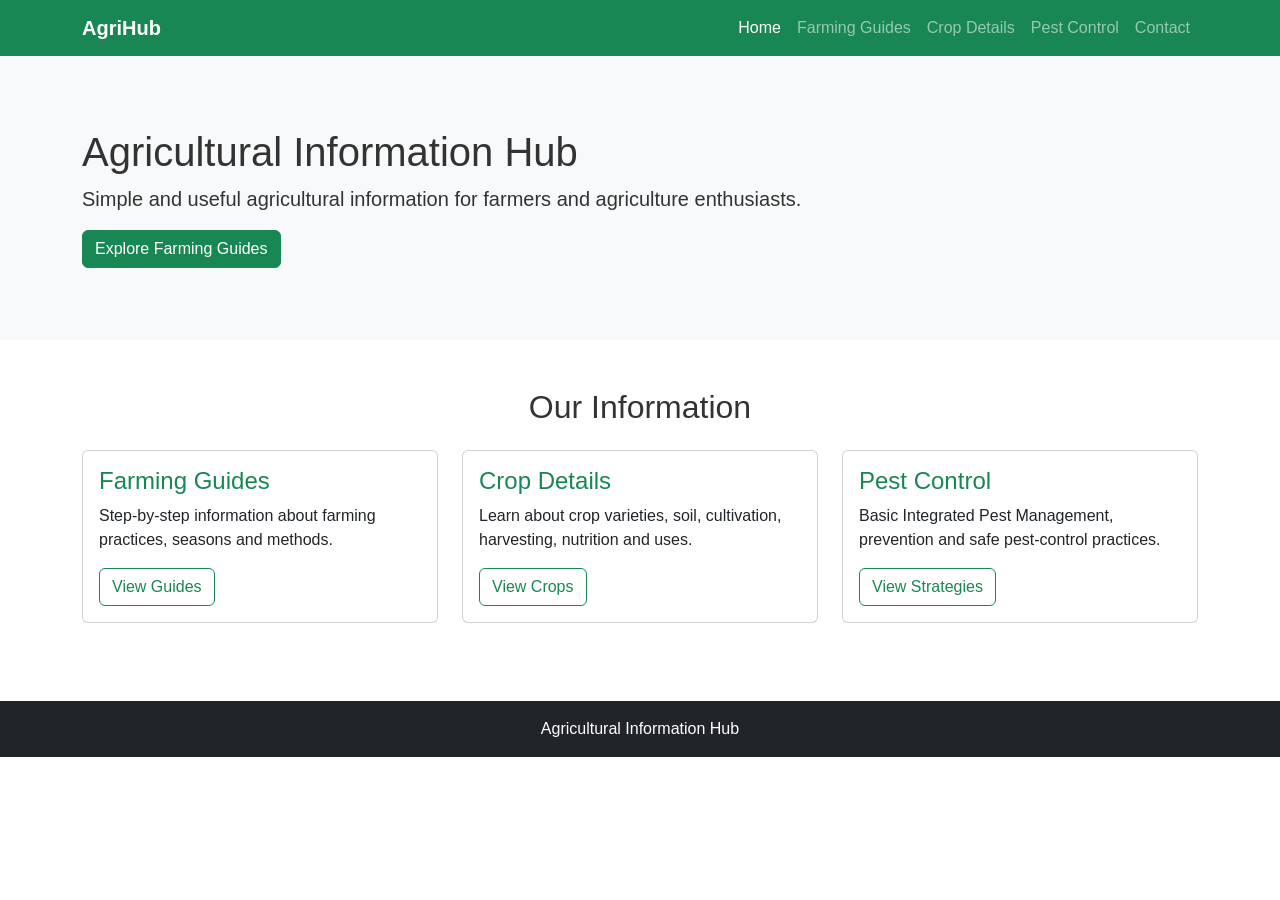
<file: index.html>
<!DOCTYPE html>
<html lang="en">

<head>
  <meta charset="UTF-8">
  <meta name="viewport" content="width=device-width, initial-scale=1.0">
  <title>Agricultural Information Hub</title>
  <link href="https://cdn.jsdelivr.net/npm/bootstrap@5.3.3/dist/css/bootstrap.min.css" rel="stylesheet">
  <link rel="stylesheet" href="assets/style.css">
</head>

<body>
  <nav class="navbar navbar-expand-lg navbar-dark bg-success">
    <div class="container">
      <a class="navbar-brand fw-bold" href="index.html">AgriHub</a>
      <button class="navbar-toggler" data-bs-toggle="collapse" data-bs-target="#menu"><span
          class="navbar-toggler-icon"></span></button>
      <div class="collapse navbar-collapse" id="menu">
        <ul class="navbar-nav ms-auto">
          <li class="nav-item"><a class="nav-link active" href="index.html">Home</a></li>
          <li class="nav-item"><a class="nav-link" href="guides.html">Farming Guides</a></li>
          <li class="nav-item"><a class="nav-link" href="crops.html">Crop Details</a></li>
          <li class="nav-item"><a class="nav-link" href="pests.html">Pest Control</a></li>
          <li class="nav-item"><a class="nav-link" href="contact.html">Contact</a></li>
        </ul>
      </div>
    </div>
  </nav>

  <header class="py-5 bg-light">
    <div class="container py-4">
      <h1>Agricultural Information Hub</h1>
      <p class="lead">Simple and useful agricultural information for farmers and agriculture enthusiasts.</p>
      <a href="guides.html" class="btn btn-success">Explore Farming Guides</a>
    </div>
  </header>

  <main class="container py-5">
    <h2 class="text-center mb-4">Our Information</h2>
    <div class="row g-4">
      <div class="col-md-4">
        <div class="card h-100">
          <div class="card-body">
            <h4>Farming Guides</h4>
            <p>Step-by-step information about farming practices, seasons and methods.</p>
            <a href="guides.html" class="btn btn-outline-success">View Guides</a>
          </div>
        </div>
      </div>
      <div class="col-md-4">
        <div class="card h-100">
          <div class="card-body">
            <h4>Crop Details</h4>
            <p>Learn about crop varieties, soil, cultivation, harvesting, nutrition and uses.</p>
            <a href="crops.html" class="btn btn-outline-success">View Crops</a>
          </div>
        </div>
      </div>
      <div class="col-md-4">
        <div class="card h-100">
          <div class="card-body">
            <h4>Pest Control</h4>
            <p>Basic Integrated Pest Management, prevention and safe pest-control practices.</p>
            <a href="pests.html" class="btn btn-outline-success">View Strategies</a>
          </div>
        </div>
      </div>
    </div>
  </main>
  <footer class="bg-dark text-white text-center py-3">
    <p class="mb-0">Agricultural Information Hub</p>
  </footer>
  <script src="https://cdn.jsdelivr.net/npm/bootstrap@5.3.3/dist/js/bootstrap.bundle.min.js"></script>
  <script src="assets/script.js"></script>
</body>

</html>
</file>
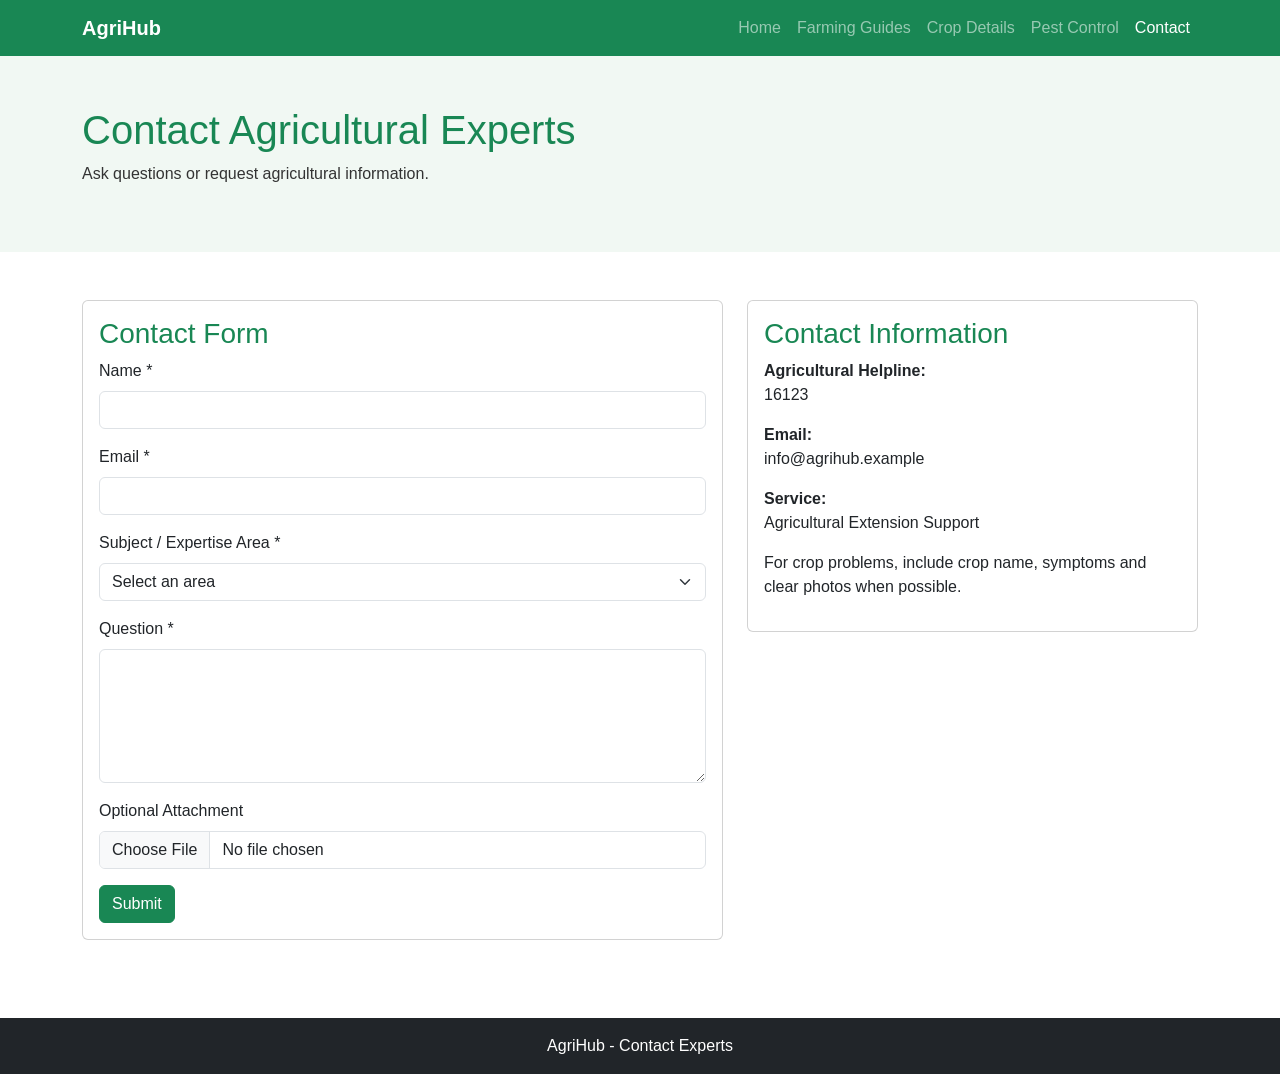
<file: contact.html>
<!DOCTYPE html>
<html lang="en">

<head>
  <meta charset="UTF-8">
  <meta name="viewport" content="width=device-width, initial-scale=1.0">
  <title>Contact Experts - AgriHub</title>
  <link href="https://cdn.jsdelivr.net/npm/bootstrap@5.3.3/dist/css/bootstrap.min.css" rel="stylesheet">
  <link rel="stylesheet" href="assets/style.css">
</head>

<body>
  <nav class="navbar navbar-expand-lg navbar-dark bg-success">
    <div class="container"><a class="navbar-brand fw-bold" href="index.html">AgriHub</a><button class="navbar-toggler"
        data-bs-toggle="collapse" data-bs-target="#menu"><span class="navbar-toggler-icon"></span></button>
      <div class="collapse navbar-collapse" id="menu">
        <ul class="navbar-nav ms-auto">
          <li class="nav-item"><a class="nav-link" href="index.html">Home</a></li>
          <li class="nav-item"><a class="nav-link" href="guides.html">Farming Guides</a></li>
          <li class="nav-item"><a class="nav-link" href="crops.html">Crop Details</a></li>
          <li class="nav-item"><a class="nav-link" href="pests.html">Pest Control</a></li>
          <li class="nav-item"><a class="nav-link active" href="contact.html">Contact</a></li>
        </ul>
      </div>
    </div>
  </nav>
  <header class="page-header">
    <div class="container">
      <h1>Contact Agricultural Experts</h1>
      <p>Ask questions or request agricultural information.</p>
    </div>
  </header>
  <main class="container py-5">
    <div class="row">
      <div class="col-md-7">
        <div class="card">
          <div class="card-body">
            <h3>Contact Form</h3>
            <form id="expertForm">
              <div class="mb-3"><label class="form-label" for="name">Name *</label><input id="name" type="text"
                  class="form-control" required></div>
              <div class="mb-3"><label class="form-label" for="email">Email *</label><input id="email" type="email"
                  class="form-control" required></div>
              <div class="mb-3"><label class="form-label" for="expertise">Subject / Expertise Area *</label><select
                  id="expertise" class="form-select" required>
                  <option value="">Select an area</option>
                  <option>Crop Cultivation</option>
                  <option>Soil Management</option>
                  <option>Pest Control</option>
                  <option>Organic Farming</option>
                  <option>Harvesting</option>
                </select></div>
              <div class="mb-3"><label class="form-label" for="question">Question *</label><textarea id="question"
                  class="form-control" rows="5" required></textarea></div>
              <div class="mb-3"><label class="form-label" for="attachment">Optional Attachment</label><input
                  id="attachment" type="file" class="form-control"></div>
              <button type="submit" class="btn btn-success">Submit</button>
            </form>
            <div id="formMessage" class="alert alert-success mt-3 d-none">Your inquiry has been submitted successfully.
            </div>
          </div>
        </div>
      </div>
      <div class="col-md-5 mt-4 mt-md-0">
        <div class="card">
          <div class="card-body">
            <h3>Contact Information</h3>
            <p><strong>Agricultural Helpline:</strong><br>16123</p>
            <p><strong>Email:</strong><br>info@agrihub.example</p>
            <p><strong>Service:</strong><br>Agricultural Extension Support</p>
            <p>For crop problems, include crop name, symptoms and clear photos when possible.</p>
          </div>
        </div>
      </div>
    </div>
  </main>
  <footer class="bg-dark text-white text-center py-3">
    <p class="mb-0">AgriHub - Contact Experts</p>
  </footer>
  <script src="https://cdn.jsdelivr.net/npm/bootstrap@5.3.3/dist/js/bootstrap.bundle.min.js"></script>
  <script src="assets/script.js"></script>
</body>

</html>
</file>
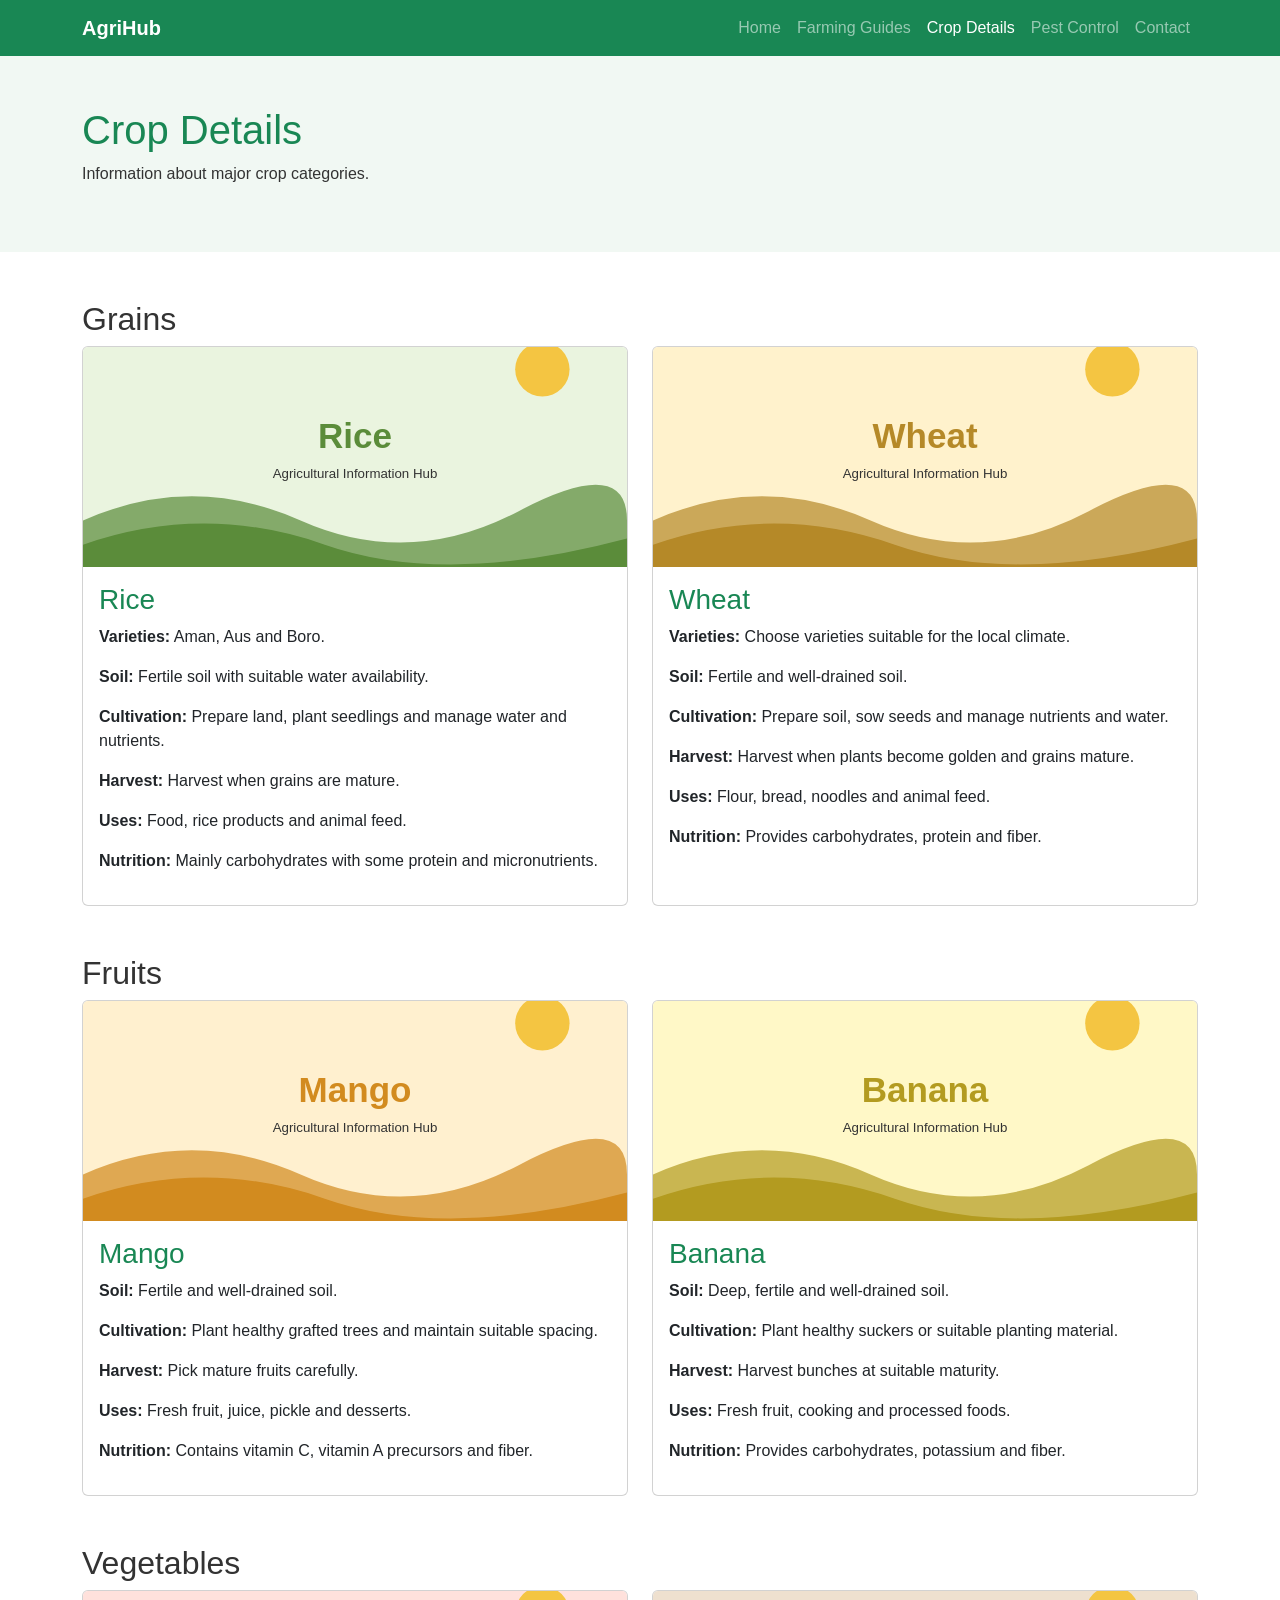
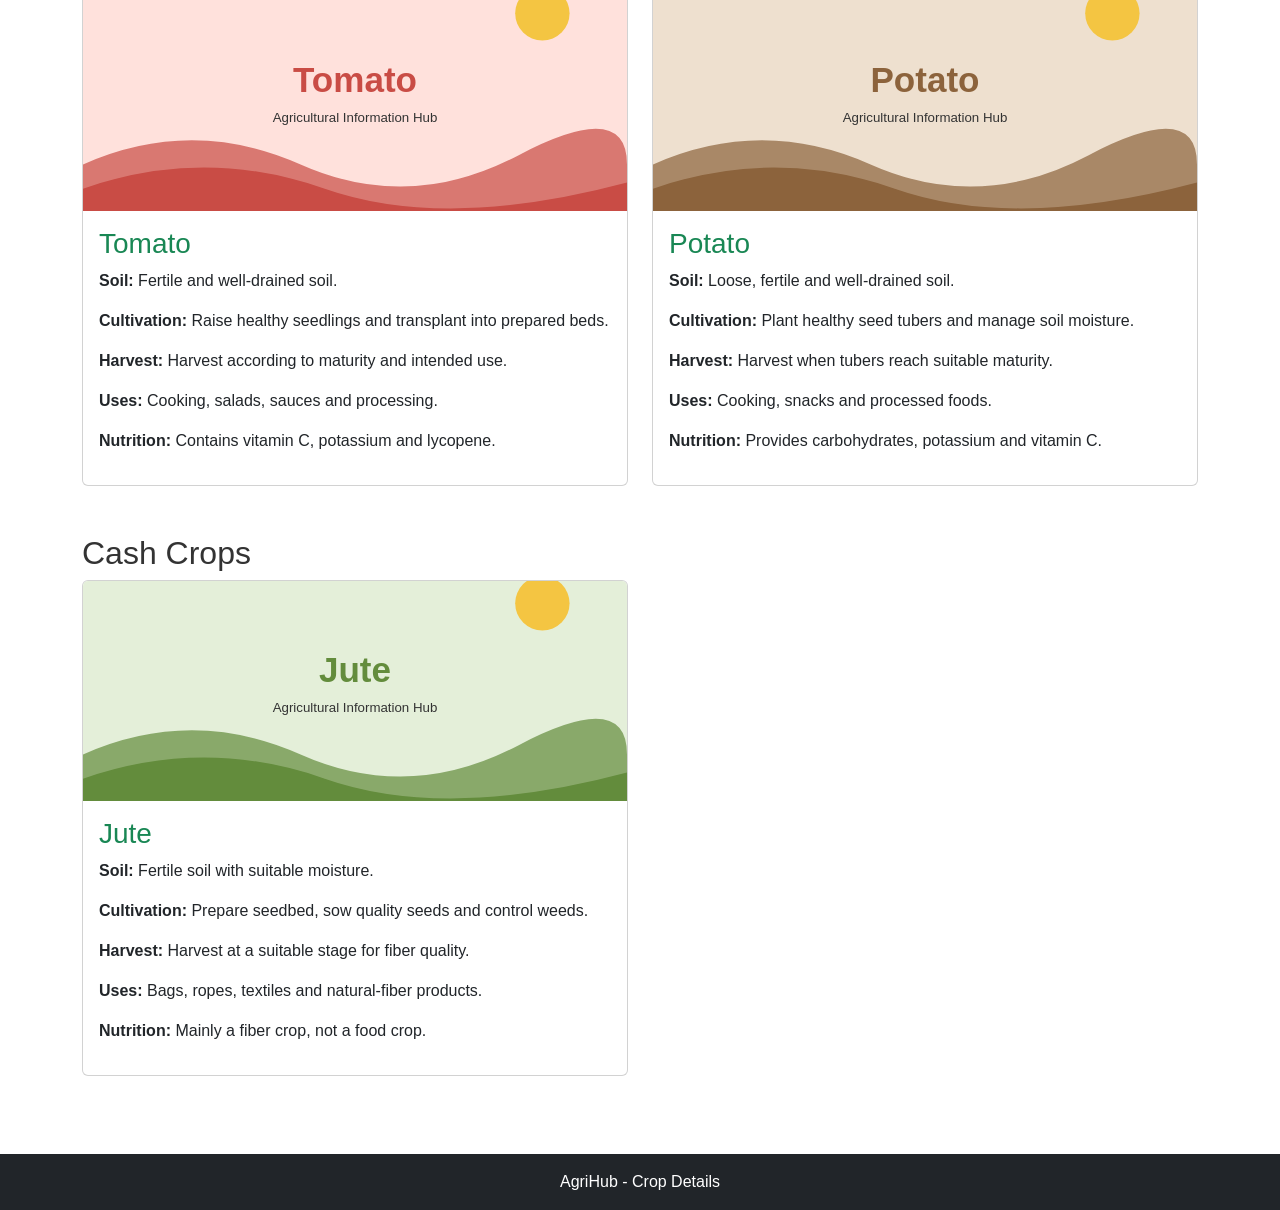
<file: crops.html>
<!DOCTYPE html>
<html lang="en">

<head>
  <meta charset="UTF-8">
  <meta name="viewport" content="width=device-width, initial-scale=1.0">
  <title>Crop Details - AgriHub</title>
  <link href="https://cdn.jsdelivr.net/npm/bootstrap@5.3.3/dist/css/bootstrap.min.css" rel="stylesheet">
  <link rel="stylesheet" href="assets/style.css">
</head>

<body>
  <nav class="navbar navbar-expand-lg navbar-dark bg-success">
    <div class="container"><a class="navbar-brand fw-bold" href="index.html">AgriHub</a><button class="navbar-toggler"
        data-bs-toggle="collapse" data-bs-target="#menu"><span class="navbar-toggler-icon"></span></button>
      <div class="collapse navbar-collapse" id="menu">
        <ul class="navbar-nav ms-auto">
          <li class="nav-item"><a class="nav-link" href="index.html">Home</a></li>
          <li class="nav-item"><a class="nav-link" href="guides.html">Farming Guides</a></li>
          <li class="nav-item"><a class="nav-link active" href="crops.html">Crop Details</a></li>
          <li class="nav-item"><a class="nav-link" href="pests.html">Pest Control</a></li>
          <li class="nav-item"><a class="nav-link" href="contact.html">Contact</a></li>
        </ul>
      </div>
    </div>
  </nav>
  <header class="page-header">
    <div class="container">
      <h1>Crop Details</h1>
      <p>Information about major crop categories.</p>
    </div>
  </header>
  <main class="container py-5">

    <h2>Grains</h2>
    <div class="row g-4 mb-5">
      <div class="col-md-6">
        <div class="card h-100"><img src="assets/images/rice.svg" class="card-img-top crop-image" alt="Rice">
          <div class="card-body">
            <h3>Rice</h3>
            <p><strong>Varieties:</strong> Aman, Aus and Boro.</p>
            <p><strong>Soil:</strong> Fertile soil with suitable water availability.</p>
            <p><strong>Cultivation:</strong> Prepare land, plant seedlings and manage water and nutrients.</p>
            <p><strong>Harvest:</strong> Harvest when grains are mature.</p>
            <p><strong>Uses:</strong> Food, rice products and animal feed.</p>
            <p><strong>Nutrition:</strong> Mainly carbohydrates with some protein and micronutrients.</p>
          </div>
        </div>
      </div>
      <div class="col-md-6">
        <div class="card h-100"><img src="assets/images/wheat.svg" class="card-img-top crop-image" alt="Wheat">
          <div class="card-body">
            <h3>Wheat</h3>
            <p><strong>Varieties:</strong> Choose varieties suitable for the local climate.</p>
            <p><strong>Soil:</strong> Fertile and well-drained soil.</p>
            <p><strong>Cultivation:</strong> Prepare soil, sow seeds and manage nutrients and water.</p>
            <p><strong>Harvest:</strong> Harvest when plants become golden and grains mature.</p>
            <p><strong>Uses:</strong> Flour, bread, noodles and animal feed.</p>
            <p><strong>Nutrition:</strong> Provides carbohydrates, protein and fiber.</p>
          </div>
        </div>
      </div>
    </div>

    <h2>Fruits</h2>
    <div class="row g-4 mb-5">
      <div class="col-md-6">
        <div class="card h-100"><img src="assets/images/mango.svg" class="card-img-top crop-image" alt="Mango">
          <div class="card-body">
            <h3>Mango</h3>
            <p><strong>Soil:</strong> Fertile and well-drained soil.</p>
            <p><strong>Cultivation:</strong> Plant healthy grafted trees and maintain suitable spacing.</p>
            <p><strong>Harvest:</strong> Pick mature fruits carefully.</p>
            <p><strong>Uses:</strong> Fresh fruit, juice, pickle and desserts.</p>
            <p><strong>Nutrition:</strong> Contains vitamin C, vitamin A precursors and fiber.</p>
          </div>
        </div>
      </div>
      <div class="col-md-6">
        <div class="card h-100"><img src="assets/images/banana.svg" class="card-img-top crop-image" alt="Banana">
          <div class="card-body">
            <h3>Banana</h3>
            <p><strong>Soil:</strong> Deep, fertile and well-drained soil.</p>
            <p><strong>Cultivation:</strong> Plant healthy suckers or suitable planting material.</p>
            <p><strong>Harvest:</strong> Harvest bunches at suitable maturity.</p>
            <p><strong>Uses:</strong> Fresh fruit, cooking and processed foods.</p>
            <p><strong>Nutrition:</strong> Provides carbohydrates, potassium and fiber.</p>
          </div>
        </div>
      </div>
    </div>

    <h2>Vegetables</h2>
    <div class="row g-4 mb-5">
      <div class="col-md-6">
        <div class="card h-100"><img src="assets/images/tomato.svg" class="card-img-top crop-image" alt="Tomato">
          <div class="card-body">
            <h3>Tomato</h3>
            <p><strong>Soil:</strong> Fertile and well-drained soil.</p>
            <p><strong>Cultivation:</strong> Raise healthy seedlings and transplant into prepared beds.</p>
            <p><strong>Harvest:</strong> Harvest according to maturity and intended use.</p>
            <p><strong>Uses:</strong> Cooking, salads, sauces and processing.</p>
            <p><strong>Nutrition:</strong> Contains vitamin C, potassium and lycopene.</p>
          </div>
        </div>
      </div>
      <div class="col-md-6">
        <div class="card h-100"><img src="assets/images/potato.svg" class="card-img-top crop-image" alt="Potato">
          <div class="card-body">
            <h3>Potato</h3>
            <p><strong>Soil:</strong> Loose, fertile and well-drained soil.</p>
            <p><strong>Cultivation:</strong> Plant healthy seed tubers and manage soil moisture.</p>
            <p><strong>Harvest:</strong> Harvest when tubers reach suitable maturity.</p>
            <p><strong>Uses:</strong> Cooking, snacks and processed foods.</p>
            <p><strong>Nutrition:</strong> Provides carbohydrates, potassium and vitamin C.</p>
          </div>
        </div>
      </div>
    </div>

    <h2>Cash Crops</h2>
    <div class="row g-4">
      <div class="col-md-6">
        <div class="card h-100"><img src="assets/images/jute.svg" class="card-img-top crop-image" alt="Jute">
          <div class="card-body">
            <h3>Jute</h3>
            <p><strong>Soil:</strong> Fertile soil with suitable moisture.</p>
            <p><strong>Cultivation:</strong> Prepare seedbed, sow quality seeds and control weeds.</p>
            <p><strong>Harvest:</strong> Harvest at a suitable stage for fiber quality.</p>
            <p><strong>Uses:</strong> Bags, ropes, textiles and natural-fiber products.</p>
            <p><strong>Nutrition:</strong> Mainly a fiber crop, not a food crop.</p>
          </div>
        </div>
      </div>
    </div>
  </main>
  <footer class="bg-dark text-white text-center py-3">
    <p class="mb-0">AgriHub - Crop Details</p>
  </footer>
  <script src="https://cdn.jsdelivr.net/npm/bootstrap@5.3.3/dist/js/bootstrap.bundle.min.js"></script>
  <script src="assets/script.js"></script>
</body>

</html>
</file>
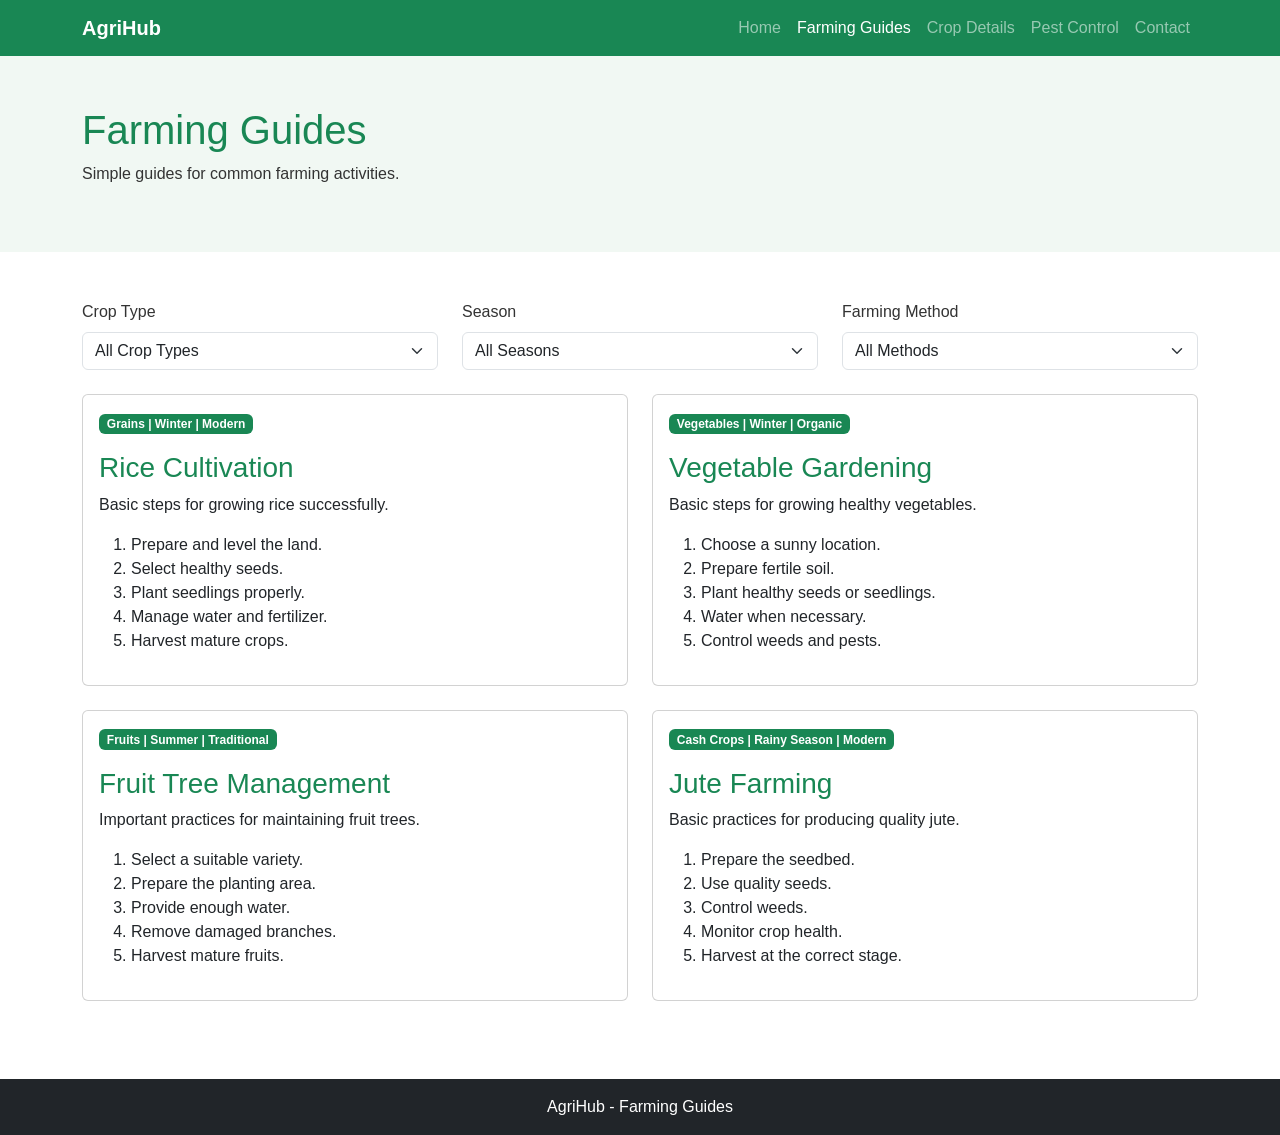
<file: guides.html>
<!DOCTYPE html>
<html lang="en">

<head>
  <meta charset="UTF-8">
  <meta name="viewport" content="width=device-width, initial-scale=1.0">
  <title>Farming Guides - AgriHub</title>
  <link href="https://cdn.jsdelivr.net/npm/bootstrap@5.3.3/dist/css/bootstrap.min.css" rel="stylesheet">
  <link rel="stylesheet" href="assets/style.css">
</head>

<body>
  <nav class="navbar navbar-expand-lg navbar-dark bg-success">
    <div class="container">
      <a class="navbar-brand fw-bold" href="index.html">AgriHub</a>
      <button class="navbar-toggler" data-bs-toggle="collapse" data-bs-target="#menu"><span
          class="navbar-toggler-icon"></span></button>
      <div class="collapse navbar-collapse" id="menu">
        <ul class="navbar-nav ms-auto">
          <li class="nav-item"><a class="nav-link" href="index.html">Home</a></li>
          <li class="nav-item"><a class="nav-link active" href="guides.html">Farming Guides</a></li>
          <li class="nav-item"><a class="nav-link" href="crops.html">Crop Details</a></li>
          <li class="nav-item"><a class="nav-link" href="pests.html">Pest Control</a></li>
          <li class="nav-item"><a class="nav-link" href="contact.html">Contact</a></li>
        </ul>
      </div>
    </div>
  </nav>

  <header class="page-header">
    <div class="container">
      <h1>Farming Guides</h1>
      <p>Simple guides for common farming activities.</p>
    </div>
  </header>

  <main class="container py-5">
    <div class="row mb-4">
      <div class="col-md-4"><label class="form-label">Crop Type</label>
        <select id="cropFilter" class="form-select">
          <option value="all">All Crop Types</option>
          <option value="grain">Grains</option>
          <option value="vegetable">Vegetables</option>
          <option value="fruit">Fruits</option>
          <option value="cash">Cash Crops</option>
        </select>
      </div>
      <div class="col-md-4"><label class="form-label">Season</label>
        <select id="seasonFilter" class="form-select">
          <option value="all">All Seasons</option>
          <option value="winter">Winter</option>
          <option value="summer">Summer</option>
          <option value="rainy">Rainy Season</option>
        </select>
      </div>
      <div class="col-md-4"><label class="form-label">Farming Method</label>
        <select id="methodFilter" class="form-select">
          <option value="all">All Methods</option>
          <option value="modern">Modern</option>
          <option value="organic">Organic</option>
          <option value="traditional">Traditional</option>
        </select>
      </div>
    </div>

    <p id="noResults" class="alert alert-warning d-none">No guides found.</p>

    <div class="row g-4">
      <div class="col-md-6 guide" data-crop="grain" data-season="winter" data-method="modern">
        <div class="card h-100">
          <div class="card-body">
            <span class="badge bg-success">Grains | Winter | Modern</span>
            <h3 class="mt-3">Rice Cultivation</h3>
            <p>Basic steps for growing rice successfully.</p>
            <ol>
              <li>Prepare and level the land.</li>
              <li>Select healthy seeds.</li>
              <li>Plant seedlings properly.</li>
              <li>Manage water and fertilizer.</li>
              <li>Harvest mature crops.</li>
            </ol>
          </div>
        </div>
      </div>

      <div class="col-md-6 guide" data-crop="vegetable" data-season="winter" data-method="organic">
        <div class="card h-100">
          <div class="card-body">
            <span class="badge bg-success">Vegetables | Winter | Organic</span>
            <h3 class="mt-3">Vegetable Gardening</h3>
            <p>Basic steps for growing healthy vegetables.</p>
            <ol>
              <li>Choose a sunny location.</li>
              <li>Prepare fertile soil.</li>
              <li>Plant healthy seeds or seedlings.</li>
              <li>Water when necessary.</li>
              <li>Control weeds and pests.</li>
            </ol>
          </div>
        </div>
      </div>

      <div class="col-md-6 guide" data-crop="fruit" data-season="summer" data-method="traditional">
        <div class="card h-100">
          <div class="card-body">
            <span class="badge bg-success">Fruits | Summer | Traditional</span>
            <h3 class="mt-3">Fruit Tree Management</h3>
            <p>Important practices for maintaining fruit trees.</p>
            <ol>
              <li>Select a suitable variety.</li>
              <li>Prepare the planting area.</li>
              <li>Provide enough water.</li>
              <li>Remove damaged branches.</li>
              <li>Harvest mature fruits.</li>
            </ol>
          </div>
        </div>
      </div>

      <div class="col-md-6 guide" data-crop="cash" data-season="rainy" data-method="modern">
        <div class="card h-100">
          <div class="card-body">
            <span class="badge bg-success">Cash Crops | Rainy Season | Modern</span>
            <h3 class="mt-3">Jute Farming</h3>
            <p>Basic practices for producing quality jute.</p>
            <ol>
              <li>Prepare the seedbed.</li>
              <li>Use quality seeds.</li>
              <li>Control weeds.</li>
              <li>Monitor crop health.</li>
              <li>Harvest at the correct stage.</li>
            </ol>
          </div>
        </div>
      </div>
    </div>
  </main>
  <footer class="bg-dark text-white text-center py-3">
    <p class="mb-0">AgriHub - Farming Guides</p>
  </footer>
  <script src="https://cdn.jsdelivr.net/npm/bootstrap@5.3.3/dist/js/bootstrap.bundle.min.js"></script>
  <script src="assets/script.js"></script>
</body>

</html>
</file>
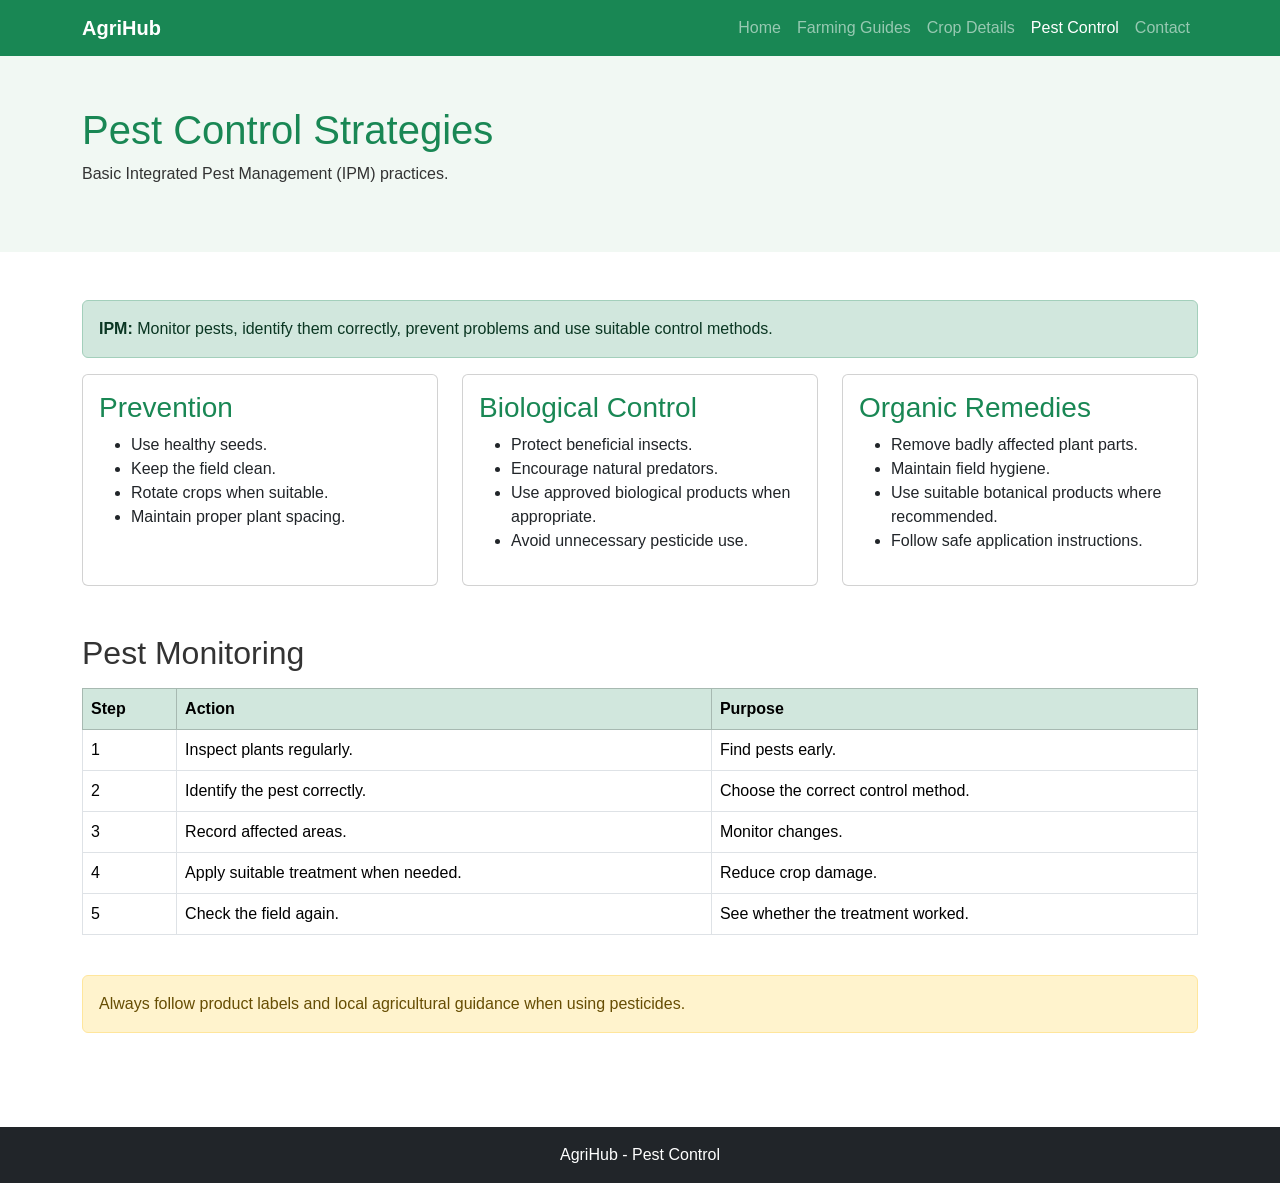
<file: pests.html>
<!DOCTYPE html>
<html lang="en">

<head>
  <meta charset="UTF-8">
  <meta name="viewport" content="width=device-width, initial-scale=1.0">
  <title>Pest Control - AgriHub</title>
  <link href="https://cdn.jsdelivr.net/npm/bootstrap@5.3.3/dist/css/bootstrap.min.css" rel="stylesheet">
  <link rel="stylesheet" href="assets/style.css">
</head>

<body>
  <nav class="navbar navbar-expand-lg navbar-dark bg-success">
    <div class="container"><a class="navbar-brand fw-bold" href="index.html">AgriHub</a><button class="navbar-toggler"
        data-bs-toggle="collapse" data-bs-target="#menu"><span class="navbar-toggler-icon"></span></button>
      <div class="collapse navbar-collapse" id="menu">
        <ul class="navbar-nav ms-auto">
          <li class="nav-item"><a class="nav-link" href="index.html">Home</a></li>
          <li class="nav-item"><a class="nav-link" href="guides.html">Farming Guides</a></li>
          <li class="nav-item"><a class="nav-link" href="crops.html">Crop Details</a></li>
          <li class="nav-item"><a class="nav-link active" href="pests.html">Pest Control</a></li>
          <li class="nav-item"><a class="nav-link" href="contact.html">Contact</a></li>
        </ul>
      </div>
    </div>
  </nav>
  <header class="page-header">
    <div class="container">
      <h1>Pest Control Strategies</h1>
      <p>Basic Integrated Pest Management (IPM) practices.</p>
    </div>
  </header>
  <main class="container py-5">
    <div class="alert alert-success"><strong>IPM:</strong> Monitor pests, identify them correctly, prevent problems and
      use suitable control methods.</div>
    <div class="row g-4">
      <div class="col-md-4">
        <div class="card h-100">
          <div class="card-body">
            <h3>Prevention</h3>
            <ul>
              <li>Use healthy seeds.</li>
              <li>Keep the field clean.</li>
              <li>Rotate crops when suitable.</li>
              <li>Maintain proper plant spacing.</li>
            </ul>
          </div>
        </div>
      </div>
      <div class="col-md-4">
        <div class="card h-100">
          <div class="card-body">
            <h3>Biological Control</h3>
            <ul>
              <li>Protect beneficial insects.</li>
              <li>Encourage natural predators.</li>
              <li>Use approved biological products when appropriate.</li>
              <li>Avoid unnecessary pesticide use.</li>
            </ul>
          </div>
        </div>
      </div>
      <div class="col-md-4">
        <div class="card h-100">
          <div class="card-body">
            <h3>Organic Remedies</h3>
            <ul>
              <li>Remove badly affected plant parts.</li>
              <li>Maintain field hygiene.</li>
              <li>Use suitable botanical products where recommended.</li>
              <li>Follow safe application instructions.</li>
            </ul>
          </div>
        </div>
      </div>
    </div>
    <h2 class="mt-5 mb-3">Pest Monitoring</h2>
    <div class="table-responsive">
      <table class="table table-bordered">
        <thead class="table-success">
          <tr>
            <th>Step</th>
            <th>Action</th>
            <th>Purpose</th>
          </tr>
        </thead>
        <tbody>
          <tr>
            <td>1</td>
            <td>Inspect plants regularly.</td>
            <td>Find pests early.</td>
          </tr>
          <tr>
            <td>2</td>
            <td>Identify the pest correctly.</td>
            <td>Choose the correct control method.</td>
          </tr>
          <tr>
            <td>3</td>
            <td>Record affected areas.</td>
            <td>Monitor changes.</td>
          </tr>
          <tr>
            <td>4</td>
            <td>Apply suitable treatment when needed.</td>
            <td>Reduce crop damage.</td>
          </tr>
          <tr>
            <td>5</td>
            <td>Check the field again.</td>
            <td>See whether the treatment worked.</td>
          </tr>
        </tbody>
      </table>
    </div>
    <div class="alert alert-warning mt-4">Always follow product labels and local agricultural guidance when using
      pesticides.</div>
  </main>
  <footer class="bg-dark text-white text-center py-3">
    <p class="mb-0">AgriHub - Pest Control</p>
  </footer>
  <script src="https://cdn.jsdelivr.net/npm/bootstrap@5.3.3/dist/js/bootstrap.bundle.min.js"></script>
  <script src="assets/script.js"></script>
</body>

</html>
</file>
<file: assets/style.css>
body {
    font-family: Arial, sans-serif;
    color: #333;
}
.navbar-brand {
    font-weight: bold;
}
.page-header {
    background-color: #f1f8f3;
    padding: 50px 0;
}
.page-header h1 {
    color: #198754;
}
.card h3,
.card h4 {
    color: #198754;
}
.crop-image {
    height: 220px;
    object-fit: cover;
}
footer {
    margin-top: 30px;
}
</file>
